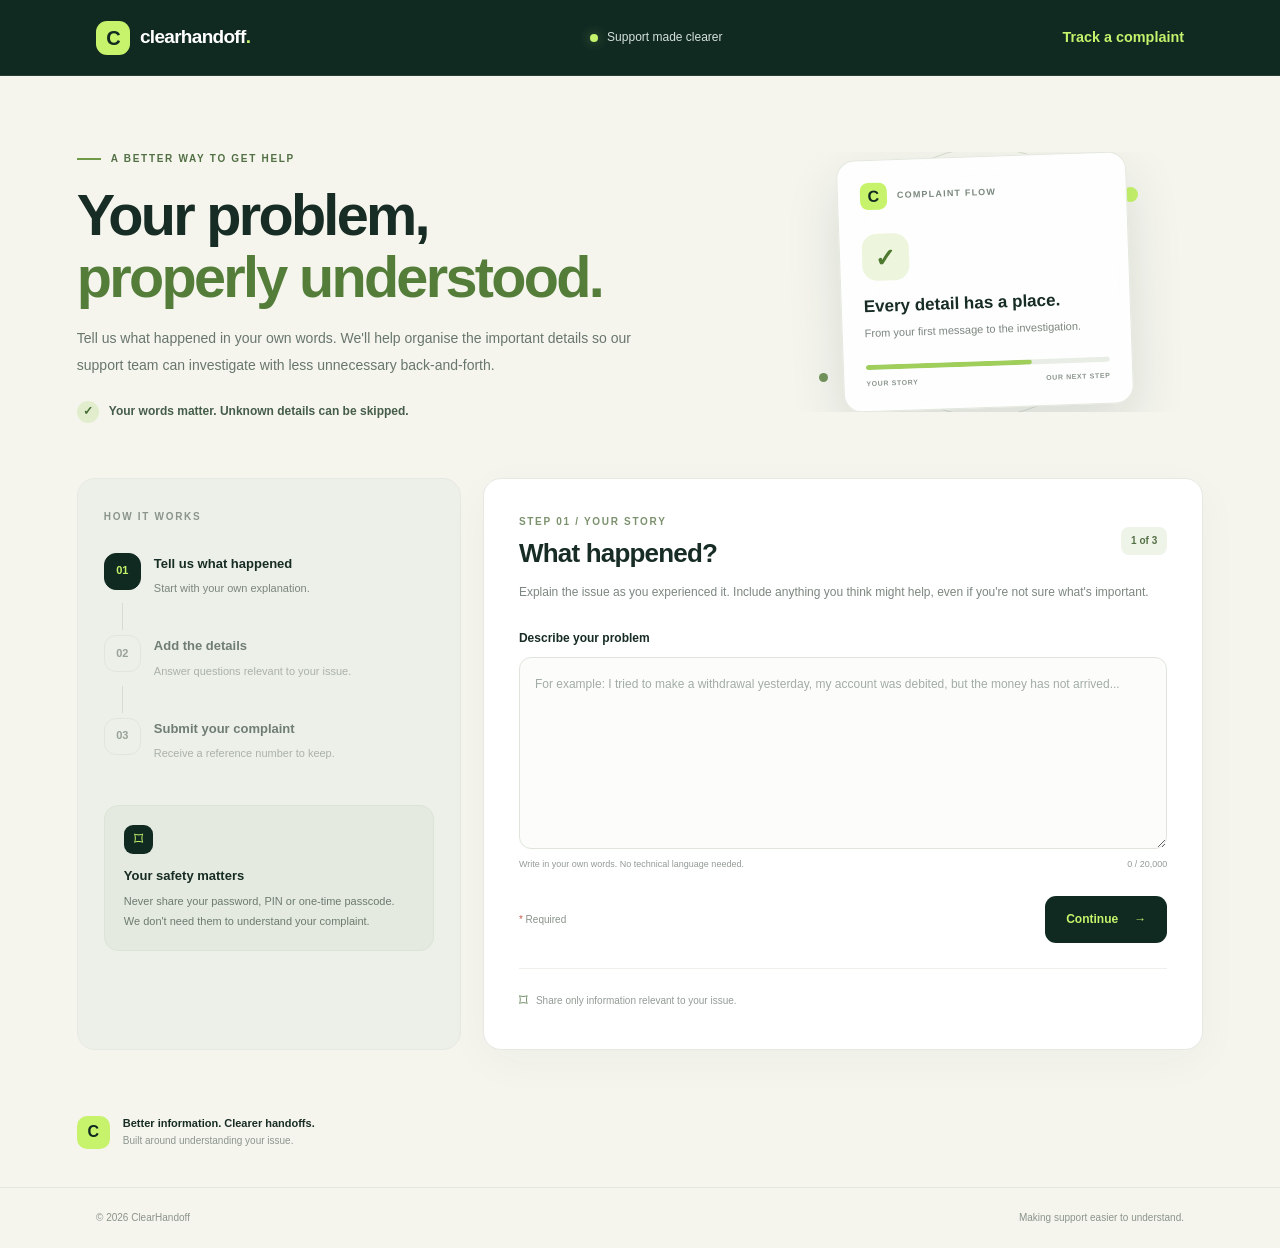
<file: templates/index.html>
<!DOCTYPE html>
<html lang="en">
<head>
    <meta charset="UTF-8">
    <meta name="viewport" content="width=device-width, initial-scale=1.0">
    <meta name="theme-color" content="#102a22">

    <title>ClearHandoff — Get your issue understood</title>

    <link rel="stylesheet" href="/static/style.css">
    <script src="/static/app.js" defer></script>
</head>

<body>
    <header class="topbar">
        <a class="brand" href="/" aria-label="ClearHandoff home">
            <span class="brand-mark">C</span>
            <span>clearhandoff<span class="brand-period">.</span></span>
        </a>

        <div class="topbar-note">
            <span class="status-dot"></span>
            Support made clearer
        </div>
            <a class="topbar-link" href="/track">Track a complaint</a>
    </header>

    <main>
        <section class="hero">
            <div class="hero-copy">
                <p class="eyebrow">
                    <span class="eyebrow-line"></span>
                    A BETTER WAY TO GET HELP
                </p>

                <h1>
                    Your problem,<br>
                    <span>properly understood.</span>
                </h1>

                <p class="hero-description">
                    Tell us what happened in your own words.
                    We'll help organise the important details so
                    our support team can investigate with less
                    unnecessary back-and-forth.
                </p>

                <div class="trust-note">
                    <span class="trust-icon">✓</span>
                    <span>Your words matter. Unknown details can be skipped.</span>
                </div>
            </div>

            <div class="hero-art" aria-hidden="true">
                <div class="art-orbit orbit-one"></div>
                <div class="art-orbit orbit-two"></div>

                <div class="art-card">
                    <div class="art-card-top">
                        <span class="mini-logo">C</span>
                        <span class="art-card-label">COMPLAINT FLOW</span>
                    </div>

                    <div class="art-check">✓</div>
                    <div class="art-card-title">Every detail has a place.</div>
                    <div class="art-card-copy">
                        From your first message to the investigation.
                    </div>

                    <div class="art-progress">
                        <span></span>
                    </div>
                    <div class="art-progress-caption">
                        <span>YOUR STORY</span>
                        <span>OUR NEXT STEP</span>
                    </div>
                </div>

                <span class="floating-dot dot-one"></span>
                <span class="floating-dot dot-two"></span>
            </div>
        </section>

        <section class="workspace">
            <aside class="steps-panel">
                <p class="panel-label">HOW IT WORKS</p>

                <div class="step active" id="step-one">
                    <span class="step-number">01</span>
                    <div>
                        <h3>Tell us what happened</h3>
                        <p>Start with your own explanation.</p>
                    </div>
                </div>

                <div class="step-connector"></div>

                <div class="step" id="step-two">
                    <span class="step-number">02</span>
                    <div>
                        <h3>Add the details</h3>
                        <p>Answer questions relevant to your issue.</p>
                    </div>
                </div>

                <div class="step-connector"></div>

                <div class="step" id="step-three">
                    <span class="step-number">03</span>
                    <div>
                        <h3>Submit your complaint</h3>
                        <p>Receive a reference number to keep.</p>
                    </div>
                </div>

                <div class="privacy-card">
                    <span class="privacy-icon">⌑</span>
                    <h3>Your safety matters</h3>
                    <p>
                        Never share your password, PIN or one-time
                        passcode. We don't need them to understand
                        your complaint.
                    </p>
                </div>
            </aside>

            <section class="form-panel" aria-labelledby="form-title">
                <div id="form-view">
                    <div class="form-heading">
                        <div>
                            <p class="form-kicker" id="form-kicker">
                                STEP 01 / YOUR STORY
                            </p>
                            <h2 id="form-title">What happened?</h2>
                        </div>
                        <span class="step-counter" id="step-counter">
                            1 of 3
                        </span>
                    </div>

                    <p class="form-intro" id="form-intro">
                        Explain the issue as you experienced it.
                        Include anything you think might help, even
                        if you're not sure what's important.
                    </p>

                    <form id="complaint-form">
                        <div id="message-section">
                            <label for="complaint-message">
                                Describe your problem
                            </label>

                            <textarea
                                id="complaint-message"
                                name="message"
                                rows="7"
                                maxlength="20000"
                                placeholder="For example: I tried to make a withdrawal yesterday, my account was debited, but the money has not arrived..."
                                required
                            ></textarea>

                            <div class="field-footnote">
                                <span>Write in your own words. No technical language needed.</span>
                                <span id="character-count">0 / 20,000</span>
                            </div>

                            <div id="question-area" hidden>
                                <div class="question-heading">
                                    <div>
                                        <p class="form-kicker">A FEW MORE DETAILS</p>
                                        <h3 id="question-title">
                                            Help us understand the issue
                                        </h3>
                                    </div>
                                </div>

                                <p class="question-intro" id="question-intro">
                                    Answer what you can. It's okay if you
                                    don't know everything.
                                </p>

                                <div id="dynamic-questions"></div>

                                <p class="skip-note">
                                    <span>↳</span>
                                    Don't know an answer? Leave it blank.
                                    You can still submit.
                                </p>
                                                                <div class="contact-section">
                                    <div class="question-heading">
                                        <div>
                                            <p class="form-kicker">HOW CAN WE REACH YOU?</p>
                                            <h3>Your contact details</h3>
                                        </div>
                                    </div>

                                    <p class="question-intro">
                                        We use these only to update you about
                                        this complaint. Please give at least an
                                        email address or a phone number.
                                    </p>

                                    <div class="question-field">
                                        <label for="contact-name">
                                            Your name (optional)
                                        </label>
                                        <input class="question-input"
                                               id="contact-name" type="text"
                                               autocomplete="name"
                                               maxlength="200"
                                               placeholder="e.g. Ada Okafor">
                                    </div>

                                    <div class="question-field">
                                        <label for="contact-email">Email address</label>
                                        <input class="question-input"
                                               id="contact-email" type="email"
                                               autocomplete="email"
                                               maxlength="254"
                                               placeholder="you@example.com">
                                    </div>

                                    <div class="question-field">
                                        <label for="contact-phone">Phone number</label>
                                        <input class="question-input"
                                               id="contact-phone" type="tel"
                                               autocomplete="tel"
                                               maxlength="30"
                                               placeholder="e.g. 0801 234 5678">
                                    </div>
                                </div>
                            </div>
                        </div>

                        <div id="error-message" class="alert error-alert"
                             role="alert" hidden></div>

                        <div id="success-message" class="success-panel"
                             role="status" hidden>
                            <div class="success-icon">✓</div>
                            <h2>Complaint submitted</h2>
                            <p>
                                Your complaint has been saved.
                                Keep this reference number for your records.
                            </p>
                            <div class="reference-box">
                                <span>YOUR REFERENCE NUMBER</span>
                                <strong id="reference-number"></strong>
                            </div>
                            <p id="submission-status" class="submission-status"></p>
                                                        <p class="muted">
                                To check progress later, use your reference
                                number and the email or phone you gave us.
                            </p>
                            <a class="button primary-button" href="/track">
                                Track this complaint
                            </a>
                            <button type="button" class="button secondary-button"
                                    id="new-complaint">
                                Submit another complaint
                            </button>
                        </div>

                        <div class="form-actions" id="form-actions">
                            <span class="required-note">
                                <span>*</span> Required
                            </span>

                            <button type="submit" class="button primary-button"
                                    id="continue-button">
                                <span id="button-label">Continue</span>
                                <span aria-hidden="true">→</span>
                            </button>
                        </div>
                    </form>
                </div>

                <div class="form-bottom-note" id="form-bottom-note">
                    <span class="small-lock">⌑</span>
                    Share only information relevant to your issue.
                </div>
            </section>
        </section>

        <section class="bottom-note">
            <span class="bottom-note-mark">C</span>
            <p>
                Better information. Clearer handoffs.
                <span>Built around understanding your issue.</span>
            </p>
        </section>
    </main>

    <footer class="footer">
        <span>© 2026 ClearHandoff</span>
        <span>Making support easier to understand.</span>
    </footer>
</body>
</html>
</file>
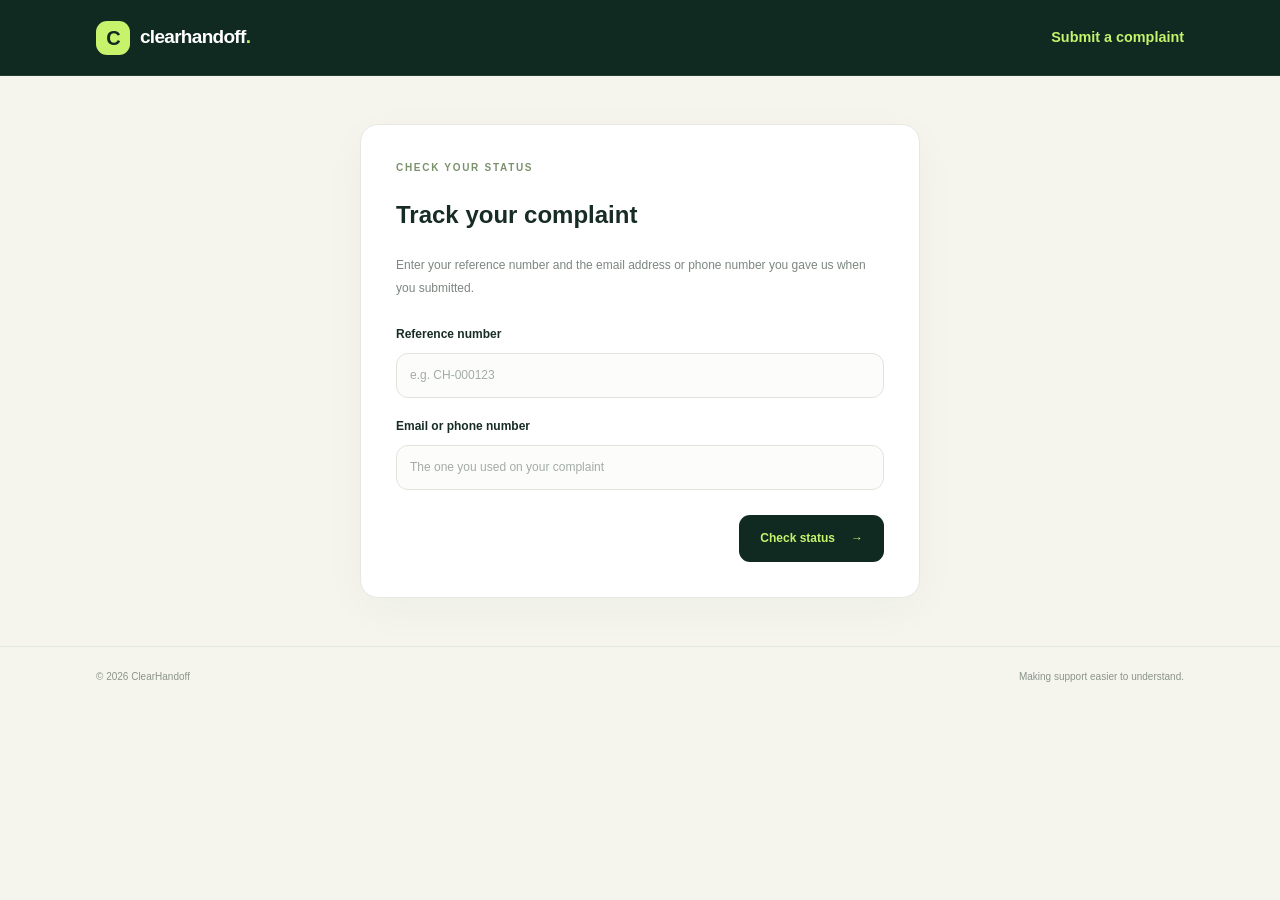
<file: templates/track.html>
<!DOCTYPE html>
<html lang="en">
<head>
    <meta charset="UTF-8">
    <meta name="viewport" content="width=device-width, initial-scale=1.0">
    <meta name="theme-color" content="#102a22">

    <title>Track your complaint — ClearHandoff</title>

    <link rel="stylesheet" href="/static/style.css">
    <script src="/static/track.js" defer></script>
</head>

<body>
    <header class="topbar">
        <a class="brand" href="/" aria-label="ClearHandoff home">
            <span class="brand-mark">C</span>
            <span>clearhandoff<span class="brand-period">.</span></span>
        </a>

        <a class="topbar-link" href="/">Submit a complaint</a>
    </header>

    <main class="track-main">
        <section class="form-panel track-panel">
            <p class="form-kicker">CHECK YOUR STATUS</p>
            <h2>Track your complaint</h2>
            <p class="form-intro">
                Enter your reference number and the email address or
                phone number you gave us when you submitted.
            </p>

            <form id="track-form">
                <div class="question-field">
                    <label for="track-reference">Reference number</label>
                    <input class="question-input" id="track-reference"
                           type="text" autocomplete="off"
                           placeholder="e.g. CH-000123" required>
                </div>

                <div class="question-field">
                    <label for="track-contact">Email or phone number</label>
                    <input class="question-input" id="track-contact"
                           type="text" autocomplete="off"
                           placeholder="The one you used on your complaint"
                           required>
                </div>

                <div id="track-error" class="alert error-alert"
                     role="alert" hidden></div>

                <div class="form-actions">
                    <span></span>
                    <button type="submit" class="button primary-button"
                            id="track-button">
                        <span id="track-button-label">Check status</span>
                        <span aria-hidden="true">→</span>
                    </button>
                </div>
            </form>

            <div id="track-result" class="success-panel" role="status" hidden>
                <div class="success-icon">✓</div>
                <h2 id="track-status-label"></h2>
                <div class="reference-box">
                    <span>REFERENCE</span>
                    <strong id="track-result-reference"></strong>
                </div>
                <p id="track-message"></p>
                <p class="muted" id="track-date"></p>
            </div>
        </section>
    </main>

    <footer class="footer">
        <span>© 2026 ClearHandoff</span>
        <span>Making support easier to understand.</span>
    </footer>
</body>
</html>
</file>
<file: static/style.css>
:root {
    --forest: #102a22;
    --forest-light: #1b4033;
    --forest-soft: #284d3e;
    --lime: #c6f36b;
    --lime-dark: #9acb42;
    --cream: #f5f5ee;
    --white: #ffffff;
    --text: #172c24;
    --muted: #748078;
    --border: #e5e9e3;
    --danger: #a42d36;
    --danger-bg: #fff0f0;
    --success-bg: #eef8e7;
    --radius: 18px;
}

* {
    box-sizing: border-box;
}

[hidden] {
    display: none !important;
}

html {
    scroll-behavior: smooth;
}

body {
    margin: 0;
    background: var(--cream);
    color: var(--text);
    font-family: Inter, "Segoe UI", Arial, sans-serif;
    line-height: 1.6;
}

button,
input,
textarea {
    font: inherit;
}

button {
    cursor: pointer;
}

.topbar {
    min-height: 76px;
    padding: 0 7.5%;
    background: var(--forest);
    color: var(--white);
    display: flex;
    align-items: center;
    justify-content: space-between;
    border-bottom: 1px solid rgba(255, 255, 255, 0.09);
}

.brand {
    display: inline-flex;
    align-items: center;
    gap: 10px;
    color: var(--white);
    text-decoration: none;
    font-weight: 750;
    font-size: 19px;
    letter-spacing: -0.7px;
}

.brand-mark,
.mini-logo,
.bottom-note-mark {
    display: grid;
    place-items: center;
    background: var(--lime);
    color: var(--forest);
    font-weight: 900;
}

.brand-mark {
    width: 34px;
    height: 34px;
    border-radius: 11px;
    font-size: 20px;
}

.brand-period {
    color: var(--lime);
}

.topbar-note {
    display: flex;
    align-items: center;
    gap: 9px;
    font-size: 12px;
    color: #d5e1d9;
}

.status-dot {
    width: 8px;
    height: 8px;
    border-radius: 50%;
    background: var(--lime);
    box-shadow: 0 0 12px rgba(198, 243, 107, 0.4);
}

main {
    max-width: 1320px;
    margin: 0 auto;
    padding: 0 6%;
}

.hero {
    min-height: 365px;
    padding: 65px 0 55px;
    display: grid;
    grid-template-columns: 1.2fr 0.8fr;
    align-items: center;
    gap: 35px;
}

.eyebrow,
.panel-label,
.form-kicker {
    font-size: 10px;
    font-weight: 800;
    letter-spacing: 1.7px;
}

.eyebrow {
    display: flex;
    align-items: center;
    gap: 10px;
    color: #527044;
}

.eyebrow-line {
    display: inline-block;
    width: 24px;
    height: 2px;
    background: #709a48;
}

.hero h1 {
    margin: 17px 0;
    font-size: clamp(36px, 4.5vw, 58px);
    line-height: 1.08;
    letter-spacing: -2.7px;
    font-weight: 780;
}

.hero h1 span {
    color: #547d3a;
}

.hero-description {
    max-width: 560px;
    color: #68766c;
    font-size: 14px;
    line-height: 1.9;
}

.trust-note {
    display: flex;
    align-items: center;
    gap: 10px;
    margin-top: 22px;
    color: #455d49;
    font-size: 12px;
    font-weight: 600;
}

.trust-icon {
    display: grid;
    place-items: center;
    width: 22px;
    height: 22px;
    border-radius: 50%;
    background: #e2edce;
    color: #416b30;
    font-weight: 800;
}

.hero-art {
    position: relative;
    min-height: 260px;
    display: grid;
    place-items: center;
    overflow: hidden;
}

.art-orbit {
    position: absolute;
    border: 1px solid rgba(69, 105, 70, 0.18);
    border-radius: 50%;
}

.orbit-one {
    width: 270px;
    height: 270px;
}

.orbit-two {
    width: 215px;
    height: 215px;
}

.art-card {
    z-index: 1;
    width: min(290px, 90%);
    padding: 22px;
    border: 1px solid #e3e9df;
    border-radius: 18px;
    background: rgba(255, 255, 255, 0.93);
    box-shadow: 0 22px 55px rgba(20, 49, 35, 0.12);
    transform: rotate(-2deg);
}

.art-card-top {
    display: flex;
    align-items: center;
    gap: 10px;
}

.mini-logo {
    width: 27px;
    height: 27px;
    border-radius: 8px;
}

.art-card-label {
    color: #7a887d;
    font-size: 9px;
    font-weight: 800;
    letter-spacing: 1.2px;
}

.art-check {
    display: grid;
    place-items: center;
    width: 47px;
    height: 47px;
    margin: 24px 0 12px;
    border-radius: 15px;
    background: #edf6dd;
    color: #4e792f;
    font-size: 25px;
    font-weight: 800;
}

.art-card-title {
    font-size: 17px;
    font-weight: 750;
}

.art-card-copy {
    margin-top: 5px;
    color: #7b867d;
    font-size: 11px;
}

.art-progress {
    height: 5px;
    margin-top: 22px;
    border-radius: 20px;
    background: #e8eee5;
    overflow: hidden;
}

.art-progress span {
    display: block;
    width: 68%;
    height: 100%;
    border-radius: inherit;
    background: #9fce5a;
}

.art-progress-caption {
    display: flex;
    justify-content: space-between;
    margin-top: 8px;
    color: #8b968d;
    font-size: 7px;
    font-weight: 800;
    letter-spacing: 0.6px;
}

.floating-dot {
    position: absolute;
    border-radius: 50%;
    background: var(--lime);
}

.dot-one {
    top: 35px;
    right: 15%;
    width: 15px;
    height: 15px;
}

.dot-two {
    bottom: 30px;
    left: 12%;
    width: 9px;
    height: 9px;
    background: #73945c;
}

.workspace {
    display: grid;
    grid-template-columns: 0.8fr 1.5fr;
    gap: 22px;
    align-items: stretch;
    margin-bottom: 65px;
}

.steps-panel,
.form-panel {
    border: 1px solid #e6e9e2;
    border-radius: var(--radius);
}

.steps-panel {
    padding: 30px 26px;
    background: #edf0e8;
}

.panel-label {
    margin: 0 0 28px;
    color: #8a958b;
}

.step {
    display: flex;
    gap: 13px;
    align-items: flex-start;
    opacity: 0.58;
}

.step.active {
    opacity: 1;
}

.step-number {
    flex-shrink: 0;
    display: grid;
    place-items: center;
    width: 37px;
    height: 37px;
    border: 1px solid #d7dfd2;
    border-radius: 12px;
    color: #5b6c5d;
    font-size: 11px;
    font-weight: 800;
}

.step.active .step-number,
.step.completed .step-number {
    border-color: var(--forest);
    background: var(--forest);
    color: var(--lime);
}

.step h3 {
    margin: 1px 0 5px;
    font-size: 13px;
}

.step p {
    margin: 0;
    color: #7b867c;
    font-size: 11px;
    line-height: 1.7;
}

.step-connector {
    width: 1px;
    height: 27px;
    margin: 5px 0 5px 18px;
    background: #d4ddd0;
}

.privacy-card {
    margin-top: 42px;
    padding: 19px;
    border: 1px solid #dce4d7;
    border-radius: 14px;
    background: #e4eadf;
}

.privacy-icon {
    display: grid;
    place-items: center;
    width: 29px;
    height: 29px;
    border-radius: 9px;
    background: var(--forest);
    color: var(--lime);
    font-size: 18px;
}

.privacy-card h3 {
    margin: 12px 0 5px;
    font-size: 13px;
}

.privacy-card p {
    margin: 0;
    color: #6d7a70;
    font-size: 11px;
    line-height: 1.8;
}

.form-panel {
    padding: 35px;
    background: var(--white);
    box-shadow: 0 12px 45px rgba(34, 54, 39, 0.035);
}

.form-heading {
    display: flex;
    justify-content: space-between;
    align-items: center;
    gap: 15px;
}

.form-kicker {
    margin: 0 0 7px;
    color: #7c916d;
}

.form-heading h2,
.success-panel h2 {
    margin: 0;
    font-size: 26px;
    letter-spacing: -0.8px;
    line-height: 1.25;
}

.step-counter {
    flex-shrink: 0;
    padding: 6px 10px;
    border-radius: 8px;
    background: #eff4e9;
    color: #547047;
    font-size: 10px;
    font-weight: 750;
}

.form-intro,
.question-intro {
    margin: 12px 0 25px;
    color: #7c877f;
    font-size: 12px;
    line-height: 1.9;
}

label {
    display: block;
    margin-bottom: 9px;
    font-size: 12px;
    font-weight: 750;
}

textarea,
.question-input {
    display: block;
    width: 100%;
    border: 1px solid #dfe5dd;
    border-radius: 12px;
    background: #fcfdfa;
    color: var(--text);
    outline: none;
    transition: border-color 0.2s, box-shadow 0.2s;
}

textarea {
    min-height: 175px;
    padding: 15px;
    resize: vertical;
    font-size: 12px;
    line-height: 1.9;
}

textarea::placeholder,
.question-input::placeholder {
    color: #a2aca4;
}

textarea:focus,
.question-input:focus {
    border-color: #84a76a;
    box-shadow: 0 0 0 3px rgba(132, 167, 106, 0.13);
}

.field-footnote {
    display: flex;
    justify-content: space-between;
    gap: 12px;
    margin-top: 8px;
    color: #929b94;
    font-size: 9px;
}

.question-heading {
    margin-top: 28px;
    padding-top: 25px;
    border-top: 1px solid var(--border);
}

.question-heading h3 {
    margin: 0;
    font-size: 18px;
    letter-spacing: -0.4px;
}

.question-intro {
    margin-bottom: 22px;
}

.question-field {
    margin-bottom: 19px;
}

.question-input {
    min-height: 45px;
    padding: 11px 13px;
    font-size: 12px;
}

.question-reason {
    margin: 6px 0 0;
    color: #89938a;
    font-size: 10px;
}

.skip-note {
    padding: 12px 14px;
    border-radius: 10px;
    background: #f4f7f0;
    color: #6d7b6c;
    font-size: 11px;
}

.skip-note span {
    margin-right: 6px;
    color: #648348;
}

.form-actions {
    display: flex;
    align-items: center;
    justify-content: space-between;
    gap: 12px;
    margin-top: 25px;
}

.required-note {
    color: #89938a;
    font-size: 10px;
}

.required-note span {
    color: #c65c54;
}

.button {
    display: inline-flex;
    justify-content: center;
    align-items: center;
    gap: 16px;
    min-height: 47px;
    padding: 0 21px;
    border: none;
    border-radius: 11px;
    font-size: 12px;
    font-weight: 750;
    transition: transform 0.2s, background 0.2s;
}

.button:hover {
    transform: translateY(-1px);
}

.button:disabled {
    cursor: wait;
    opacity: 0.65;
    transform: none;
}

.primary-button {
    background: var(--forest);
    color: var(--lime);
}

.primary-button:hover {
    background: #1b4033;
}

.secondary-button {
    width: 100%;
    margin-top: 17px;
    border: 1px solid #dce5d7;
    background: #f4f7f0;
    color: var(--forest);
}

.alert {
    margin-top: 20px;
    padding: 13px 15px;
    border-radius: 10px;
    font-size: 12px;
}

.error-alert {
    border: 1px solid #f0d0d0;
    background: var(--danger-bg);
    color: var(--danger);
}

.success-panel {
    padding: 25px 0 5px;
    text-align: center;
}

.success-icon {
    display: grid;
    place-items: center;
    width: 57px;
    height: 57px;
    margin: 0 auto 20px;
    border-radius: 19px;
    background: var(--success-bg);
    color: #4d7e34;
    font-size: 29px;
    font-weight: 800;
}

.success-panel > p {
    color: #7c877f;
    font-size: 12px;
    line-height: 1.8;
}

.reference-box {
    margin-top: 25px;
    padding: 17px;
    border: 1px dashed #cbd9c1;
    border-radius: 12px;
    background: #f5f8f1;
}

.reference-box span,
.reference-box strong {
    display: block;
}

.reference-box span {
    color: #7e8c7a;
    font-size: 9px;
    font-weight: 800;
    letter-spacing: 1.1px;
}

.reference-box strong {
    margin-top: 7px;
    overflow-wrap: anywhere;
    color: var(--forest);
    font-size: 25px;
    letter-spacing: 1px;
}

.submission-status {
    font-weight: 650;
}

.form-bottom-note {
    display: flex;
    align-items: center;
    gap: 8px;
    margin-top: 25px;
    padding-top: 18px;
    border-top: 1px solid #eef0ec;
    color: #929b94;
    font-size: 10px;
}

.small-lock {
    color: #6e8962;
    font-size: 17px;
}

.bottom-note {
    display: flex;
    align-items: center;
    gap: 13px;
    margin-bottom: 38px;
}

.bottom-note-mark {
    width: 33px;
    height: 33px;
    border-radius: 10px;
}

.bottom-note p {
    margin: 0;
    font-size: 11px;
    font-weight: 750;
}

.bottom-note p span {
    display: block;
    color: #8b958d;
    font-size: 10px;
    font-weight: 400;
}

.footer {
    display: flex;
    justify-content: space-between;
    gap: 15px;
    padding: 22px 7.5%;
    border-top: 1px solid #e4e9e0;
    color: #8a948b;
    font-size: 10px;
}

@media (max-width: 850px) {
    main {
        padding: 0 4%;
    }

    .hero {
        grid-template-columns: 1fr;
        padding: 48px 0 30px;
    }

    .hero-art {
        min-height: 250px;
    }

    .workspace {
        grid-template-columns: 1fr;
    }

    .steps-panel {
        padding: 22px;
    }

    .privacy-card {
        margin-top: 25px;
    }

    .form-panel {
        padding: 26px;
    }
}

@media (max-width: 520px) {
    .topbar {
        min-height: 65px;
        padding: 0 5%;
    }

    .brand {
        font-size: 16px;
    }

    .topbar-note {
        font-size: 10px;
    }

    .hero h1 {
        font-size: 38px;
        letter-spacing: -1.8px;
    }

    .hero-description {
        font-size: 13px;
    }

    .form-panel {
        padding: 21px 17px;
    }

    .form-heading h2 {
        font-size: 22px;
    }

    .field-footnote {
        flex-direction: column;
        gap: 4px;
    }

    .form-actions {
        align-items: stretch;
    }

    .primary-button {
        padding: 0 15px;
    }

    .footer {
        flex-direction: column;
        padding: 20px 5%;
    }
}

.topbar-link {
    color: var(--lime);
    font-size: 0.9rem;
    font-weight: 600;
    text-decoration: none;
}

.topbar-link:hover {
    text-decoration: underline;
}

.track-main {
    display: flex;
    justify-content: center;
    padding: 48px 20px;
}

.track-panel {
    width: 100%;
    max-width: 560px;
}

.track-panel .success-panel {
    margin-top: 28px;
}

.contact-section {
    margin-top: 28px;
}
</file>
